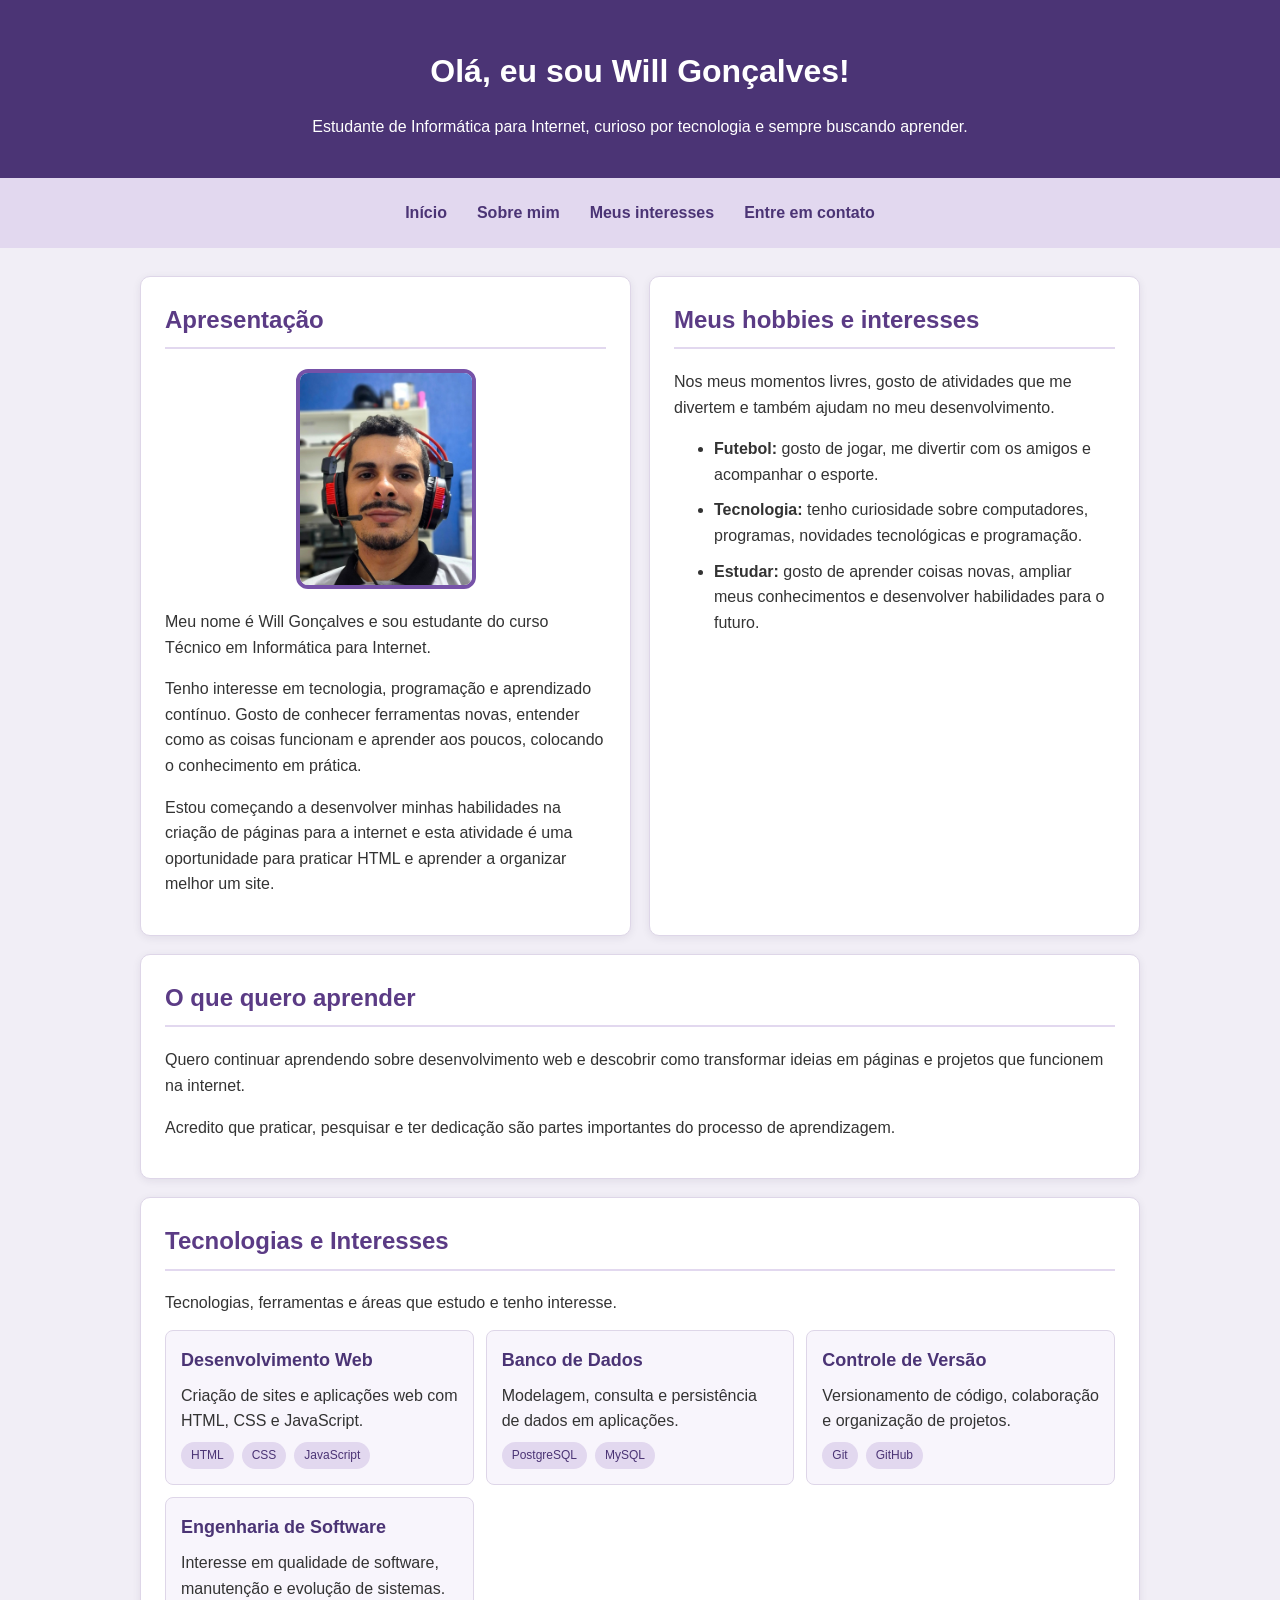
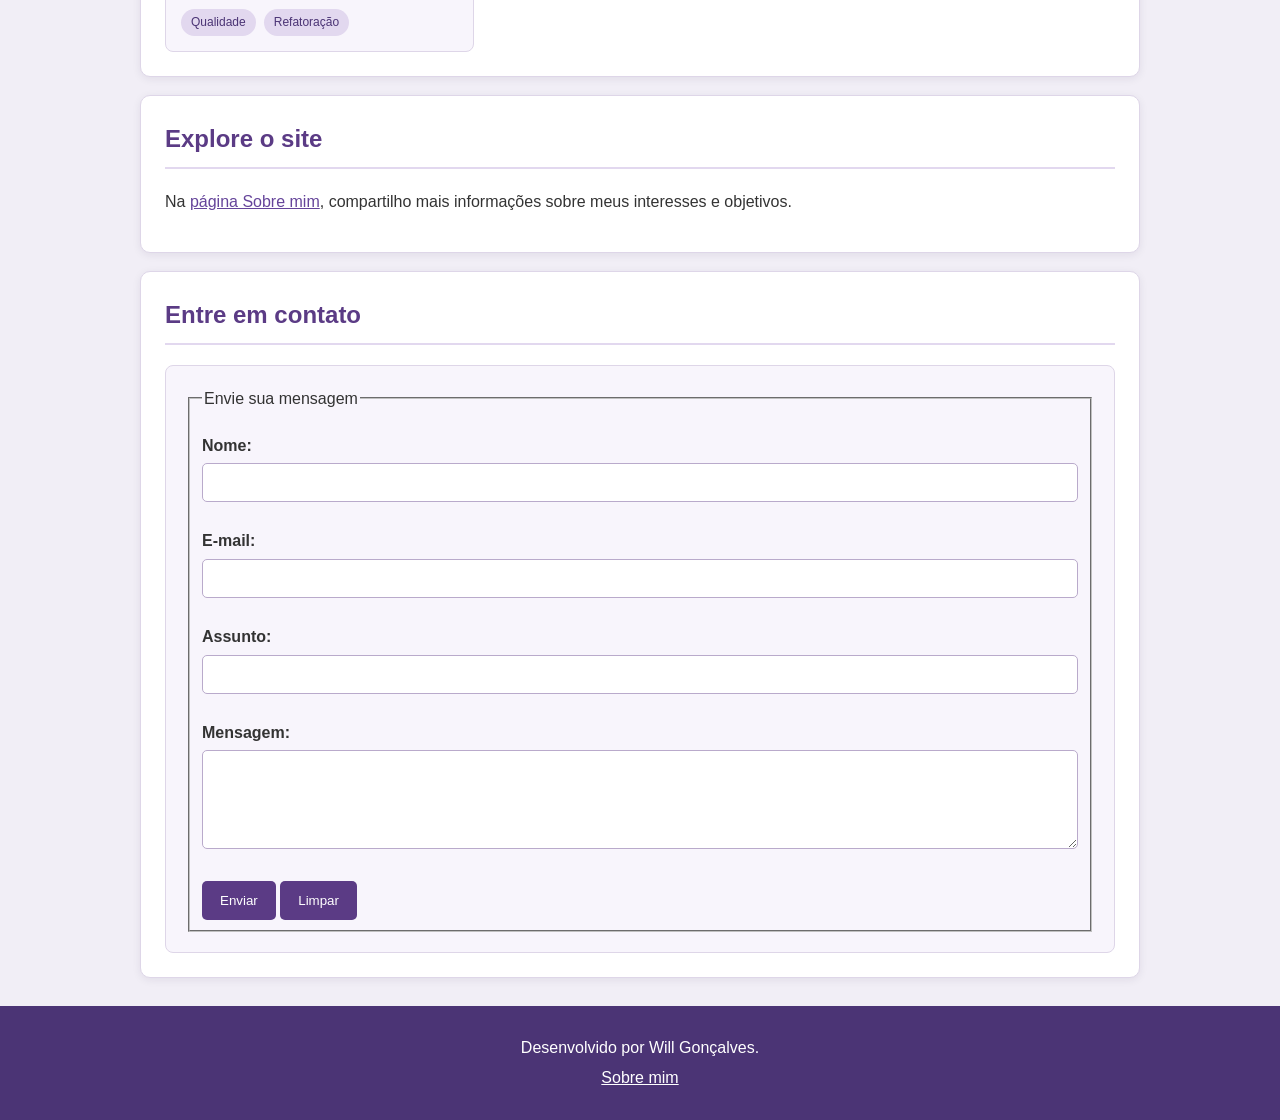
<file: index.html>
<!DOCTYPE html>
<html lang="pt-BR">
<head>
    <meta charset="UTF-8">
    <meta name="viewport" content="width=device-width, initial-scale=1.0">
    <title>Minha Página Pessoal</title>
    <link rel="stylesheet" href="style.css">
</head>

<body>

    <header>
        <h1>Olá, eu sou Will Gonçalves!</h1>
        <p>Estudante de Informática para Internet, curioso por tecnologia e sempre buscando aprender.</p>
    </header>

    <nav>
        <a href="index.html">Início</a>
        <a href="sobre.html">Sobre mim</a>
        <a href="#interesses">Meus interesses</a>
        <a href="#contato">Entre em contato</a>
    </nav>

    <main>

        <section class="cartao">
            <h2>Apresentação</h2>

            <img class="foto-perfil" src="img/foto.jpg" alt="Foto pessoal de Will Gonçalves">

            <p>Meu nome é Will Gonçalves e sou estudante do curso Técnico em Informática para Internet.</p>

            <p>Tenho interesse em tecnologia, programação e aprendizado contínuo. Gosto de conhecer ferramentas novas, entender como as coisas funcionam e aprender aos poucos, colocando o conhecimento em prática.</p>

            <p>Estou começando a desenvolver minhas habilidades na criação de páginas para a internet e esta atividade é uma oportunidade para praticar HTML e aprender a organizar melhor um site.</p>
        </section>

        <section class="cartao" id="interesses">
            <h2>Meus hobbies e interesses</h2>

            <p>Nos meus momentos livres, gosto de atividades que me divertem e também ajudam no meu desenvolvimento.</p>

            <ul class="lista-interesses">
                <li><strong>Futebol:</strong> gosto de jogar, me divertir com os amigos e acompanhar o esporte.</li>

                <li><strong>Tecnologia:</strong> tenho curiosidade sobre computadores, programas, novidades tecnológicas e programação.</li>

                <li><strong>Estudar:</strong> gosto de aprender coisas novas, ampliar meus conhecimentos e desenvolver habilidades para o futuro.</li>
            </ul>
        </section>

        <section class="cartao largura-total">
            <h2>O que quero aprender</h2>

            <p>Quero continuar aprendendo sobre desenvolvimento web e descobrir como transformar ideias em páginas e projetos que funcionem na internet.</p>

            <p>Acredito que praticar, pesquisar e ter dedicação são partes importantes do processo de aprendizagem.</p>
        </section>

        <section class="cartao" id="tecnologias">
            <h2>Tecnologias e Interesses</h2>

            <p>Tecnologias, ferramentas e áreas que estudo e tenho interesse.</p>

            <div class="grade-tecnologias">

                <article class="card-tecnologia">
                    <h3>Desenvolvimento Web</h3>

                    <p>Criação de sites e aplicações web com HTML, CSS e JavaScript.</p>

                    <div class="tags">
                        <span>HTML</span>
                        <span>CSS</span>
                        <span>JavaScript</span>
                    </div>
                </article>

                <article class="card-tecnologia">
                    <h3>Banco de Dados</h3>

                    <p>Modelagem, consulta e persistência de dados em aplicações.</p>

                    <div class="tags">
                        <span>PostgreSQL</span>
                        <span>MySQL</span>
                    </div>
                </article>

                <article class="card-tecnologia">
                    <h3>Controle de Versão</h3>

                    <p>Versionamento de código, colaboração e organização de projetos.</p>

                    <div class="tags">
                        <span>Git</span>
                        <span>GitHub</span>
                    </div>
                </article>

                <article class="card-tecnologia">
                    <h3>Engenharia de Software</h3>

                    <p>Interesse em qualidade de software, manutenção e evolução de sistemas.</p>

                    <div class="tags">
                        <span>Qualidade</span>
                        <span>Refatoração</span>
                    </div>
                </article>

            </div>
        </section>

        <section class="cartao largura-total">
            <h2>Explore o site</h2>

            <p>Na <a href="sobre.html">página Sobre mim</a>, compartilho mais informações sobre meus interesses e objetivos.</p>
        </section>

        <section class="cartao" id="contato">
            <h2>Entre em contato</h2>

            <form class="form-contato">
                <fieldset>
                    <legend>Envie sua mensagem</legend>

                    <p>
                        <label for="nome">Nome:</label>
                        <input type="text" id="nome" name="nome" required>
                    </p>

                    <p>
                        <label for="email">E-mail:</label>
                        <input type="email" id="email" name="email" required>
                    </p>

                    <p>
                        <label for="assunto">Assunto:</label>
                        <input type="text" id="assunto" name="assunto" required>
                    </p>

                    <p>
                        <label for="mensagem">Mensagem:</label>
                        <textarea id="mensagem" name="mensagem" rows="5" cols="40" required></textarea>
                    </p>

                    <button type="submit">Enviar</button>
                    <button type="reset">Limpar</button>

                </fieldset>
            </form>
        </section>

    </main>

    <footer>
        <p>Desenvolvido por Will Gonçalves.</p>
        <p><a href="sobre.html">Sobre mim</a></p>
    </footer>

</body>
</html>
</file>
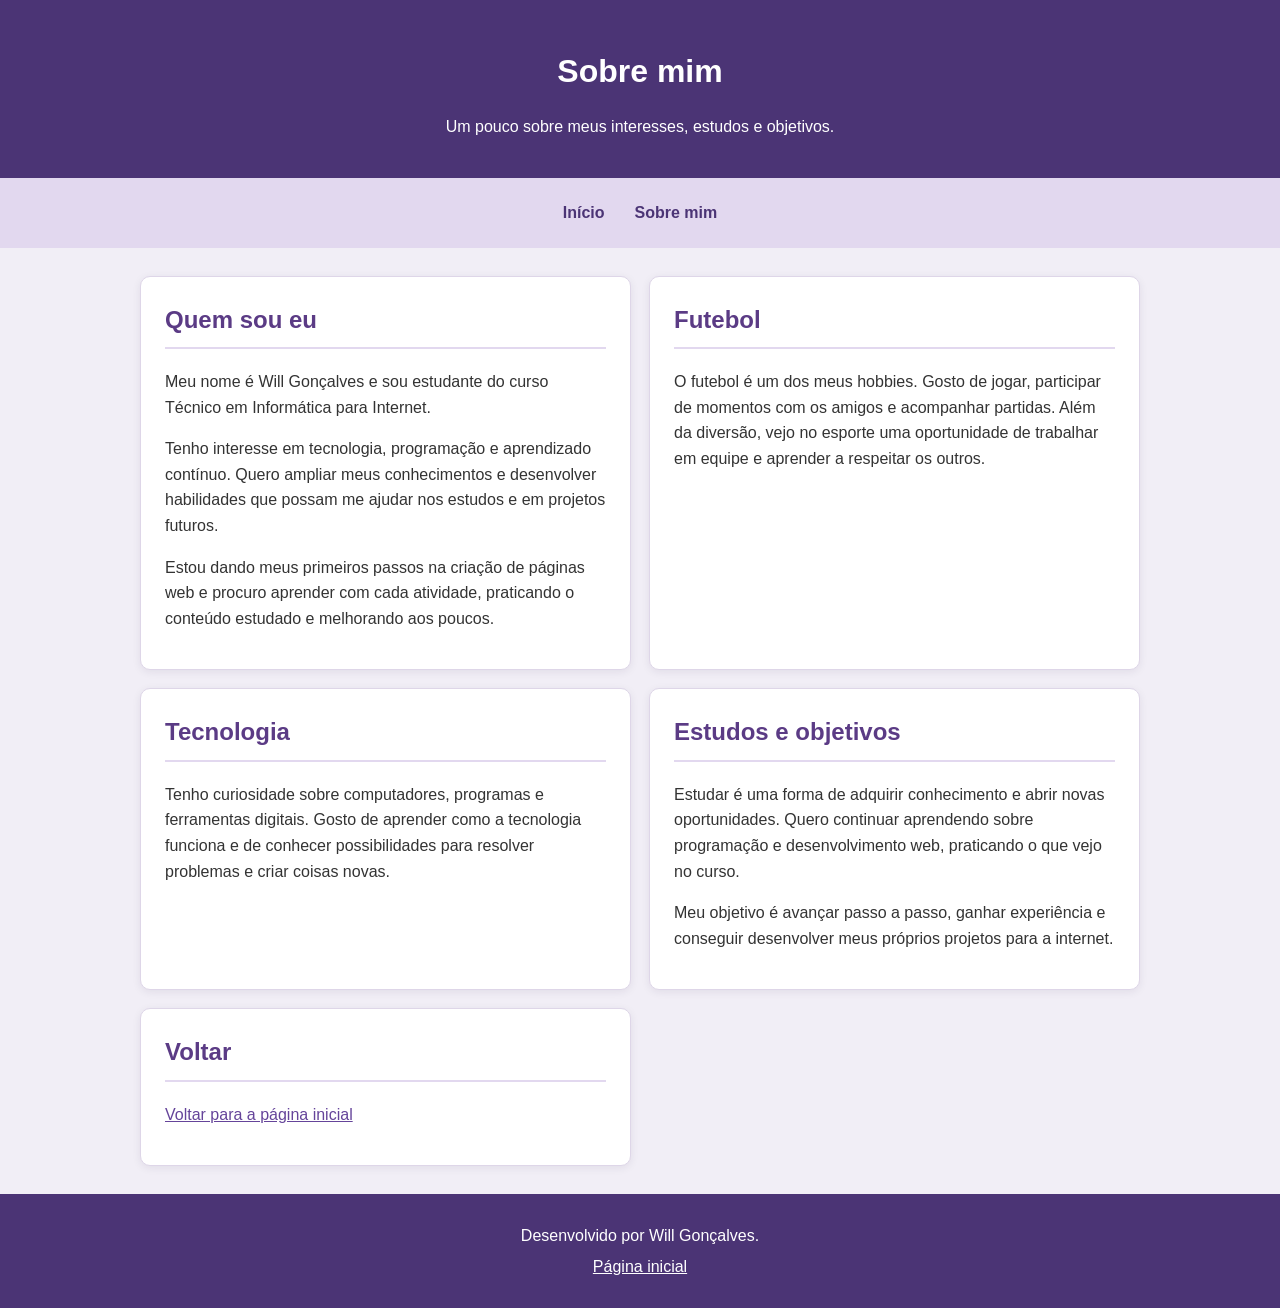
<file: sobre.html>
<!DOCTYPE html>
<html lang="pt-BR">
<head>
    <meta charset="UTF-8">
    <meta name="viewport" content="width=device-width, initial-scale=1.0">
    <title>Sobre mim</title>
    <link rel="stylesheet" href="style.css">
</head>

<body>
    <header>
        <h1>Sobre mim</h1>
        <p>Um pouco sobre meus interesses, estudos e objetivos.</p>
    </header>

    <nav>
        <a href="index.html">Início</a>
        <a href="sobre.html">Sobre mim</a>
    </nav>

    <main>
        <section class="cartao">
            <h2>Quem sou eu</h2>
            <p>Meu nome é Will Gonçalves e sou estudante do curso Técnico em Informática para Internet.</p>
            <p>Tenho interesse em tecnologia, programação e aprendizado contínuo. Quero ampliar meus conhecimentos e desenvolver habilidades que possam me ajudar nos estudos e em projetos futuros.</p>
            <p>Estou dando meus primeiros passos na criação de páginas web e procuro aprender com cada atividade, praticando o conteúdo estudado e melhorando aos poucos.</p>
        </section>

        <section class="cartao">
            <h2>Futebol</h2>
            <p>O futebol é um dos meus hobbies. Gosto de jogar, participar de momentos com os amigos e acompanhar partidas. Além da diversão, vejo no esporte uma oportunidade de trabalhar em equipe e aprender a respeitar os outros.</p>
        </section>

        <section class="cartao">
            <h2>Tecnologia</h2>
            <p>Tenho curiosidade sobre computadores, programas e ferramentas digitais. Gosto de aprender como a tecnologia funciona e de conhecer possibilidades para resolver problemas e criar coisas novas.</p>
        </section>

        <section class="cartao">
            <h2>Estudos e objetivos</h2>
            <p>Estudar é uma forma de adquirir conhecimento e abrir novas oportunidades. Quero continuar aprendendo sobre programação e desenvolvimento web, praticando o que vejo no curso.</p>
            <p>Meu objetivo é avançar passo a passo, ganhar experiência e conseguir desenvolver meus próprios projetos para a internet.</p>
        </section>

        <section class="cartao">
            <h2>Voltar</h2>
            <p><a href="index.html">Voltar para a página inicial</a></p>
        </section>
    </main>

    <footer>
        <p>Desenvolvido por Will Gonçalves.</p>
        <p><a href="index.html">Página inicial</a></p>
    </footer>
</body>
</html>
</file>
<file: style.css>
/* Configurações gerais */
* {
    box-sizing: border-box;
}

/* Imagens responsivas */
img {
    max-width: 100%;
    height: auto;
}

body {
    font-family: Arial, sans-serif;
    background-color: #f1eef6;
    color: #333;
    margin: 0;
    line-height: 1.6;
    display: grid;
    grid-template-columns: 1fr;
}

/* Cabeçalho, navegação e rodapé */
header, nav, footer {
    text-align: center;
}

header, footer {
    background-color: #4b3475;
    color: white;
    padding: 1.5rem;
}

header h1 {
    font-size: 2rem;
    margin-bottom: 10px;
}

/* Navegação com Flexbox */
nav {
    background-color: #e2d8ef;
    padding: 14px;
    display: flex;
    justify-content: center;
    flex-wrap: wrap;
    gap: 10px;
}

nav a {
    color: #4b3475;
    text-decoration: none;
    font-weight: bold;
    padding: 8px 10px;
}

nav a:hover {
    color: #321d55;
    text-decoration: underline;
}

/* Conteúdo principal */
main {
    width: 100%;
    max-width: 1000px;
    margin: 28px auto;
    padding: 0 12px;
    display: grid;
    grid-template-columns: 1fr;
    gap: 18px;
}

.cartao {
    background-color: white;
    border: 1px solid #ded6e8;
    border-radius: 10px;
    padding: 24px;
    box-shadow: 0 2px 8px rgba(40, 25, 60, 0.08);
}

h2 {
    color: #5b3b85;
    font-size: 1.5rem;
    margin-top: 0;
    border-bottom: 2px solid #e2d8ef;
    padding-bottom: 8px;
}

p {
    font-size: 1rem;
    margin-bottom: 14px;
}

.destaque {
    color: #5b3b85;
    font-weight: bold;
}

/* Imagem pessoal */
.foto-perfil {
    width: 180px;
    height: 220px;
    object-fit: cover;
    border: 4px solid #7652a8;
    border-radius: 12px;
    display: block;
    margin: 15px auto 20px;
}

/* Listas */
.lista-interesses li {
    margin-bottom: 10px;
}

.lista-tecnologias {
    padding: 20px 35px;
}

/* Seções que ocupam a largura inteira */
.largura-total,
#tecnologias,
#contato {
    grid-column: 1;
}

/* Cartões de tecnologias */
.grade-tecnologias {
    display: grid;
    grid-template-columns: 1fr;
    gap: 12px;
}

.card-tecnologia {
    background-color: #f8f5fc;
    border: 1px solid #ded6e8;
    border-radius: 8px;
    padding: 15px;
    display: flex;
    flex-direction: column;
    gap: 8px;
}

.card-tecnologia h3 {
    color: #4b3475;
    margin: 0;
    font-size: 18px;
}

.card-tecnologia p {
    margin: 0;
}

/* Tags com Flexbox */
.tags {
    display: flex;
    flex-wrap: wrap;
    gap: 8px;
}

.tags span {
    background-color: #e2d8ef;
    color: #4b3475;
    padding: 4px 10px;
    border-radius: 15px;
    font-size: 12px;
}

/* Formulário */
.form-contato {
    background-color: #f8f5fc;
    border: 1px solid #ded6e8;
    border-radius: 8px;
    padding: 20px;
}

.form-contato label {
    display: block;
    font-weight: bold;
    margin-bottom: 5px;
}

.form-contato input,
.form-contato textarea {
    width: 100%;
    padding: 11px;
    border: 1px solid #b9aacb;
    border-radius: 5px;
    font-family: Arial, sans-serif;
    margin-bottom: 10px;
}

.form-contato button {
    background-color: #5b3b85;
    color: white;
    border: none;
    border-radius: 5px;
    padding: 12px 18px;
    cursor: pointer;
}

.form-contato button:hover {
    background-color: #3f2a65;
}

/* Links e rodapé */
a {
    color: #65449a;
}

footer p {
    margin: 5px;
}

footer a {
    color: white;
}

footer a:hover {
    color: #e2d8ef;
}

/* Tablets: duas colunas de tecnologias */
@media (min-width: 768px) {
    .grade-tecnologias {
        grid-template-columns: repeat(2, 1fr);
    }

    header {
        padding: 25px;
    }
}

/* Computadores: organização em três colunas */
@media (min-width: 1024px) {
    body {
        grid-template-columns: 1fr minmax(0, 1000px) 1fr;
    }

    header, nav, footer {
        grid-column: 1 / 4;
    }

    main {
        grid-column: 2;
        grid-template-columns: repeat(2, 1fr);
        padding: 0;
    }

    .largura-total,
    #tecnologias,
    #contato {
        grid-column: 1 / 3;
    }

    .grade-tecnologias {
        grid-template-columns: repeat(3, 1fr);
    }
}

/* Telas pequenas */
@media (max-width: 600px) {
    header {
        padding: 20px 12px;
    }

    header h1 {
        font-size: 1.6rem;
    }

    .cartao {
        padding: 18px;
    }

    h2 {
        font-size: 1.3rem;
    }

    p {
        font-size: 1rem;
    }

    .form-contato {
        padding: 12px;
    }
}
</file>
